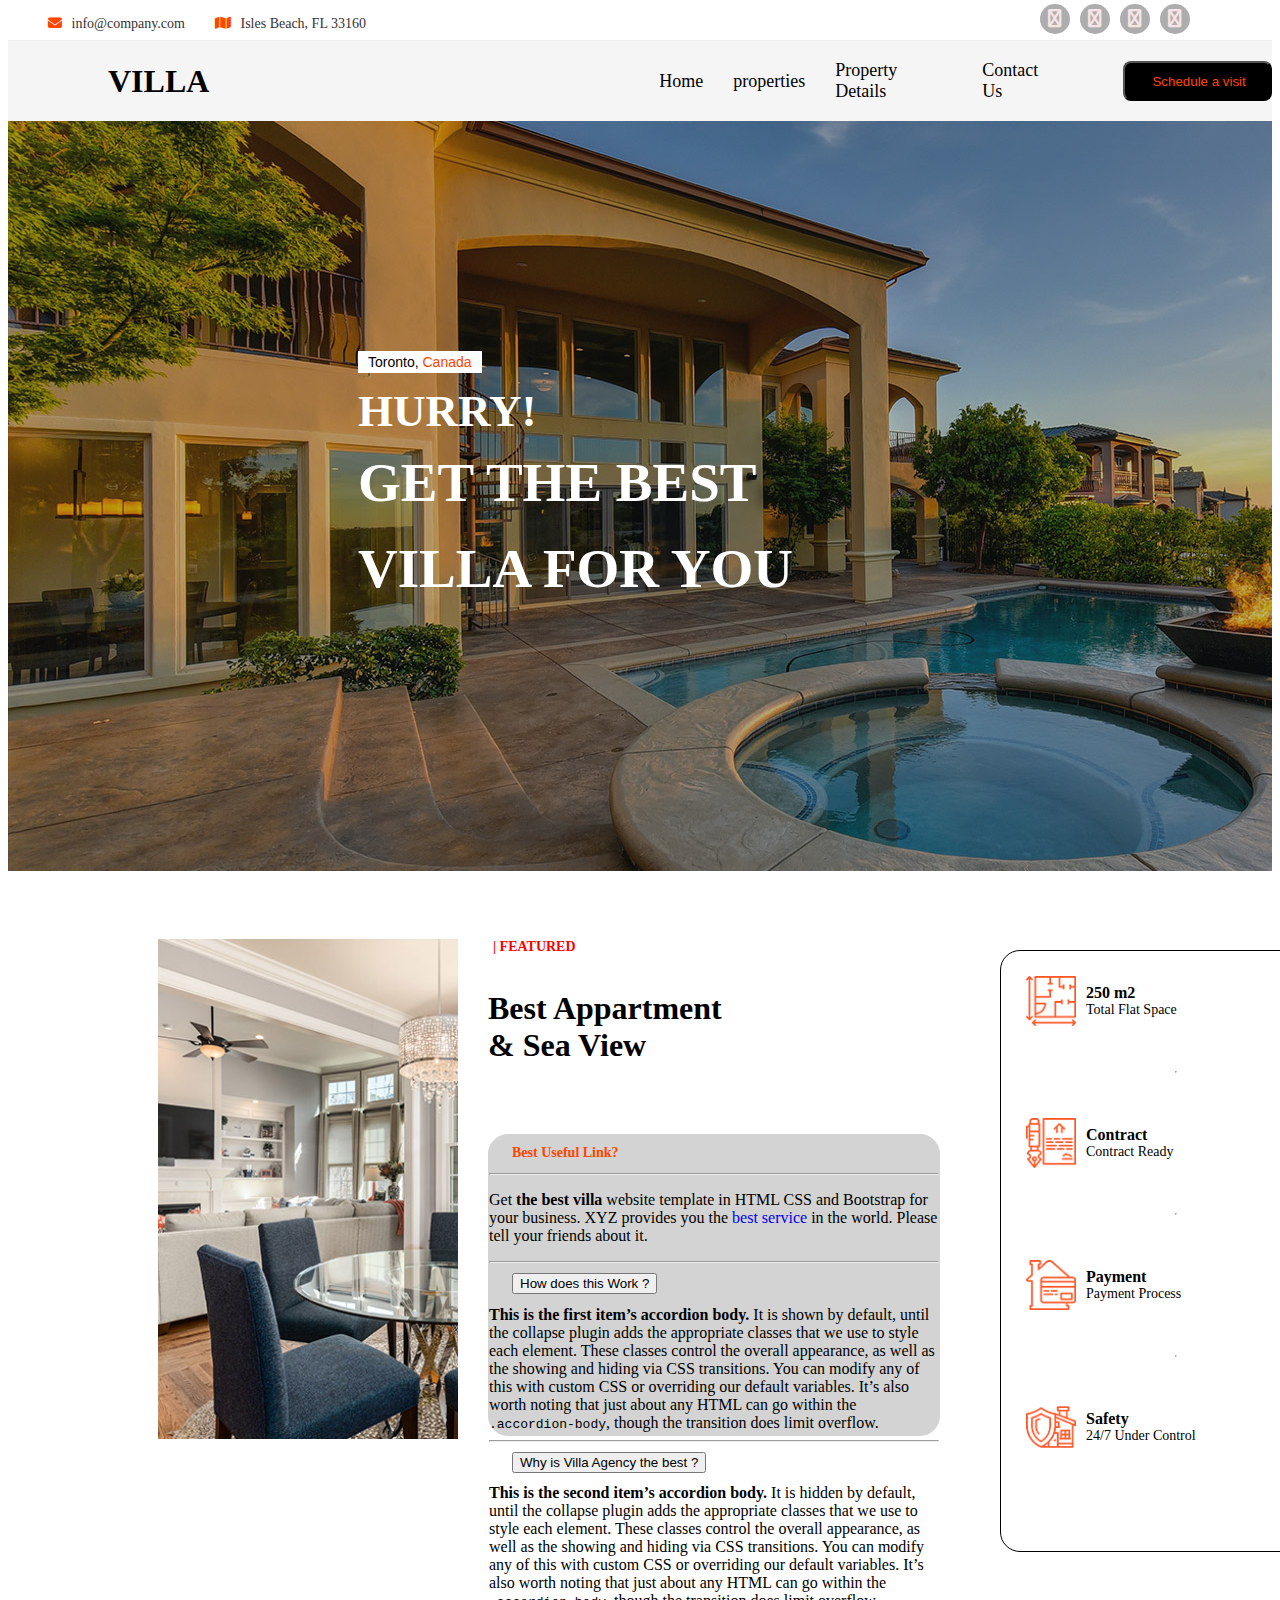
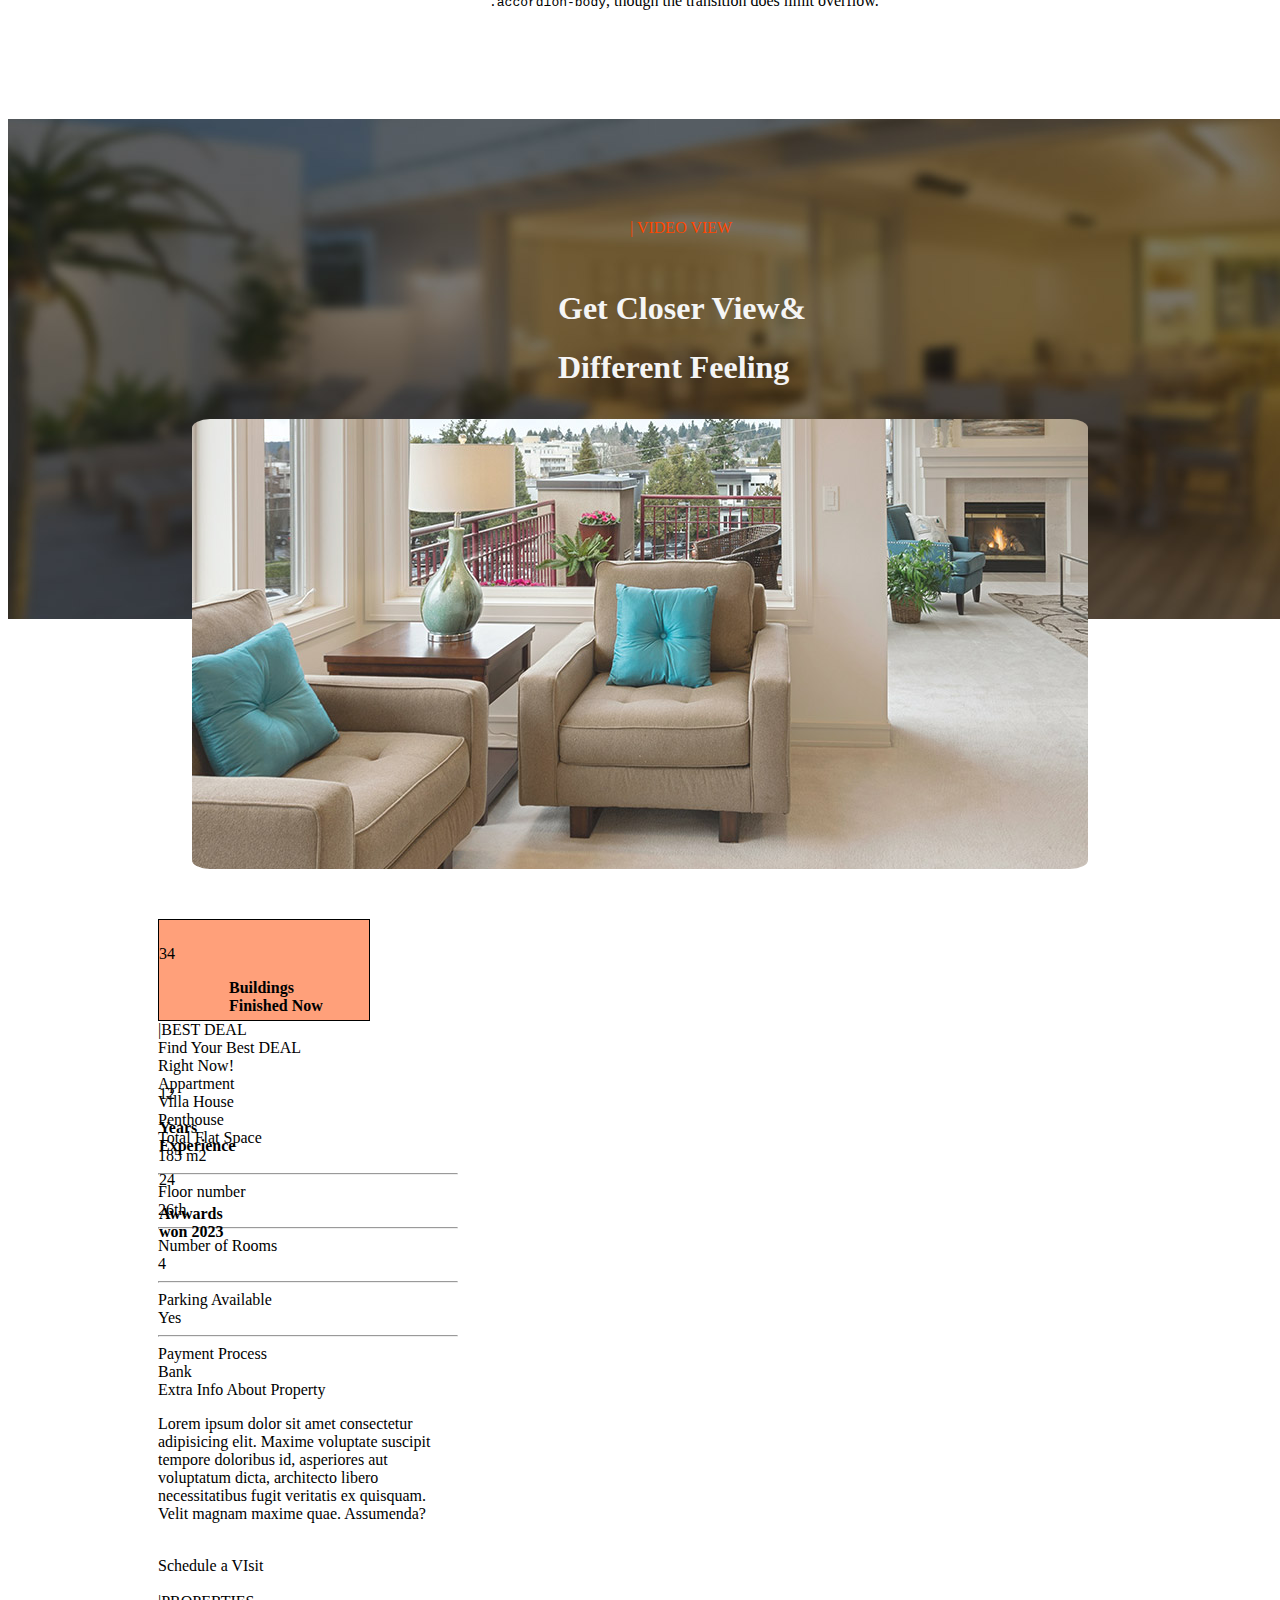
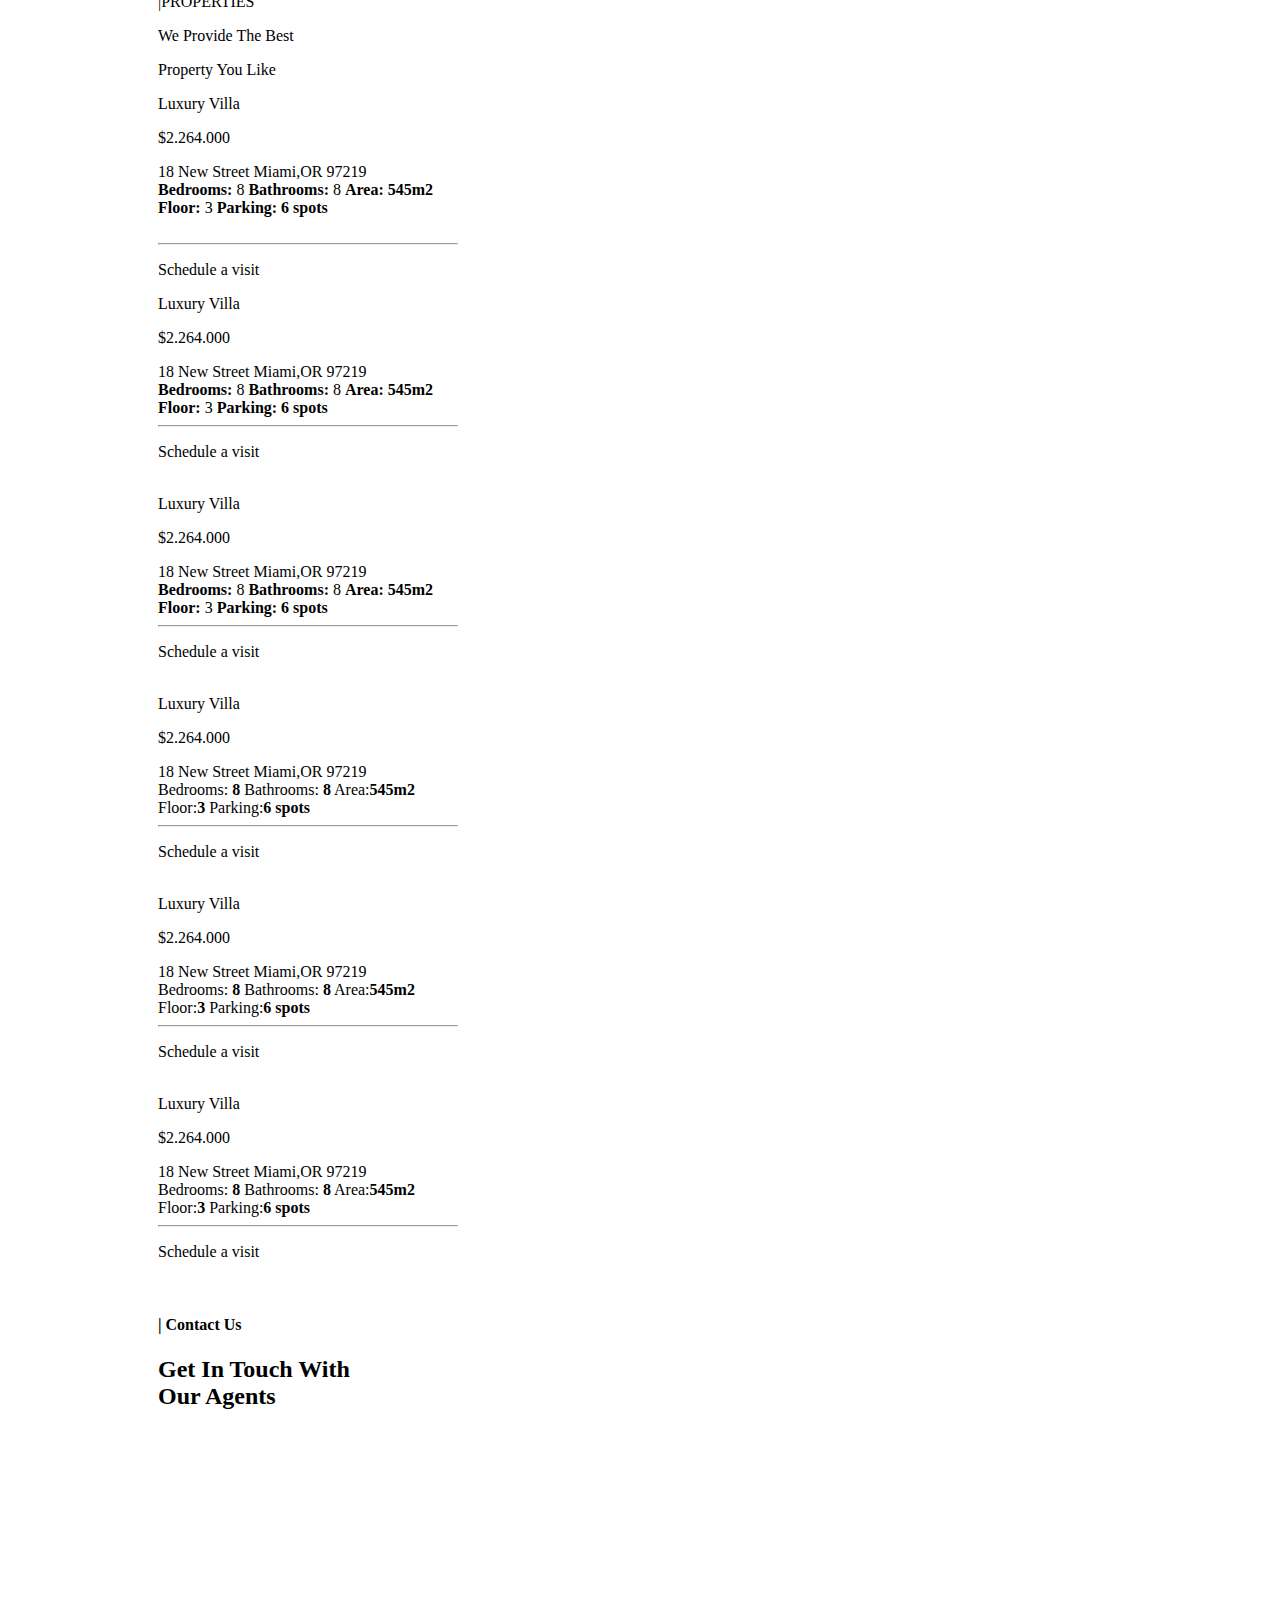
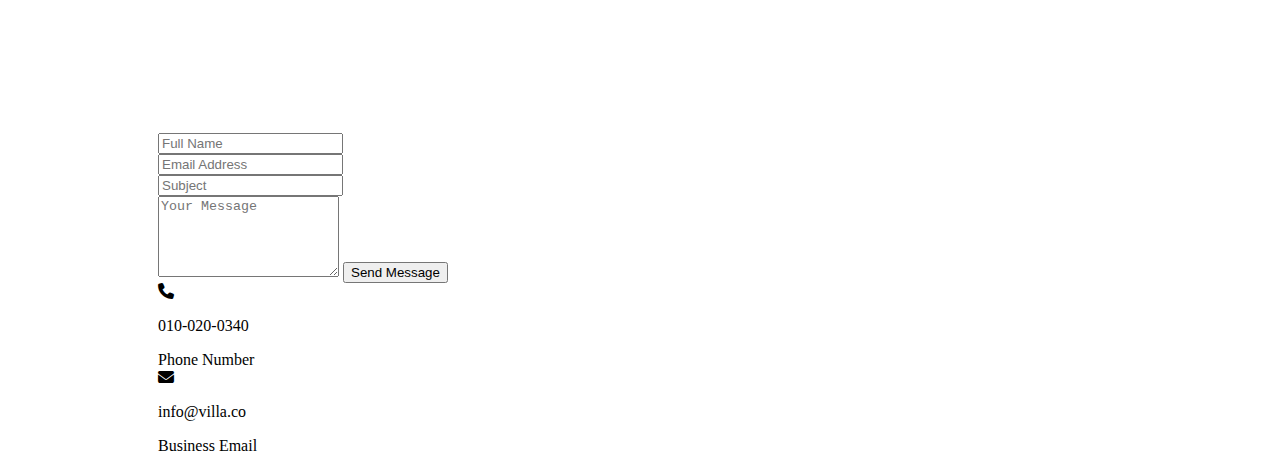
<file: index.html>
<!DOCTYPE html>
<html lang="en">

<head>
    <meta charset="UTF-8">
    <meta name="viewport" content="width=device-width, initial-scale=1.0">
    <title>Home page</title>
    <link rel="stylesheet" href="https://cdnjs.cloudflare.com/ajax/libs/font-awesome/4.7.0/css/font-awesome.css"
        integrity="sha512-5A8nwdMOWrSz20fDsjczgUidUBR8liPYU+WymTZP1lmY9G6Oc7HlZv156XqnsgNUzTyMefFTcsFH/tnJE/+xBg=="
        crossorigin="anonymous" referrerpolicy="no-referrer" />
    <link rel="stylesheet" href="./style.css">
    <link href="https://cdn.jsdelivr.net/npm/bootstrap@5.3.8/dist/css/bootstrap.min.css" rel="stylesheet"
        integrity="sha384-sRIl4kxILFvY47J16cr9ZwB07vP4J8+LH7qKQnuqkuIAvNWLzeN8tE5YBujZqJLB" crossorigin="anonymous">


</head>

<body>
    <nav>
        <div class="header">
            <!-- Left:  email + location -->
            <div class="left">
                <span><i class="fa fa-envelope"></i> info@company.com</span>
                <span><i class="fa fa-map aria-hidden=" true></i> Isles Beach, FL 33160</span>
            </div>

            <!-- Right: social icons -->
            <div class="icons-container">
                <ul class="icons">
                    <li><a href="#"><i class="fa fa-facebook-f"></i></a></li>
                    <li><a href="#"><i class="fa fa-twitter"></i></a></li>
                    <li><a href="#"><i class="fa fa-linkedin"></i></a></li>
                    <li><a href="#"><i class="fa fa-instagram"></i></a></li>
            </div>
        </div>
    </nav>
    <header>
        <h1>VILLA</h1>
        <nav>
            <ul>
                <li><a href="./index.html">Home</a></li>
                <li><a href="./propertys.html">properties</a></li>
                <li><a href="./propertydetails.html">Property Details</a></li>
                <li><a href="./contact.html">Contact Us</a></li>
                <div class="orange-circle">
                </div>
                <!-- <div class="Schedule">
                    <p>Schedule a visit</p>

                </div> -->
                <button style="border-radius:8px;height: 40px;width: 150px;background-color: black;color: orangered;"><i
                        class="fa fa-calendar-o" aria-hidden="true"></i> Schedule a visit </button>
            </ul>

        </nav>
    </header>
    <!-- images-->
    <div class="image-container">
        <p class="location-text">
            <span class="city-name">Toronto,</span>
            <span class="country-name">Canada</span>
        </p>
        <div class="font1">
            <p class="large-text">HURRY!</p>
        </div>
        <div class="font2">
            <p class="large-text">GET THE BEST</p>
        </div>
        <div class="font3">
            <p class="large-text">VILLA FOR YOU</p>
        </div>
    </div>
    <br>
    <div class="image2">
        <div class="box2">
            <!-- image text-->
            <div class="featured">| FEATURED</div>

            <h1>Best Appartment <br> & Sea View</h1>
            <!-- text 2-->
            <div class="rip">
                <h2>Best Useful Link?</h2>
                <hr>
                <div class="jp">
                    <p>
                        Get <strong>the best villa</strong> website template in HTML CSS and Bootstrap for your
                        business.
                        XYZ provides you the <a class="ap" href="#">best service</a> in the world. Please tell your
                        friends about
                        it.
                    </p>
                    <hr>
                    <!--text 3-->
                    <div class="accordion" id="accordionExample">
                        <div class="accordion-item">
                            <h2 class="accordion-header">
                                <button class="accordion-button" type="button" data-bs-toggle="collapse"
                                    data-bs-target="#collapseOne" aria-expanded="true" aria-controls="collapseOne">
                                    How does this Work ?
                                </button>
                            </h2>
                            <div id="collapseOne" class="accordion-collapse collapse show"
                                data-bs-parent="#accordionExample">
                                <div class="accordion-body">
                                    <strong>This is the first item’s accordion body.</strong> It is shown by default,
                                    until the
                                    collapse plugin adds the appropriate classes that we use to style each element.
                                    These classes
                                    control the overall appearance, as well as the showing and hiding via CSS
                                    transitions. You can
                                    modify any of this with custom CSS or overriding our default variables. It’s also
                                    worth noting
                                    that just about any HTML can go within the <code>.accordion-body</code>, though the
                                    transition
                                    does limit overflow.
                                </div>
                            </div>
                        </div>
                        <hr>
                        <div class="accordion-item">
                            <h2 class="accordion-header">
                                <button class="accordion-button collapsed" type="button" data-bs-toggle="collapse"
                                    data-bs-target="#collapseTwo" aria-expanded="false" aria-controls="collapseTwo">
                                    Why is Villa Agency the best ?
                                </button>
                            </h2>
                            <div id="collapseTwo" class="accordion-collapse collapse"
                                data-bs-parent="#accordionExample">
                                <div class="accordion-body">
                                    <strong>This is the second item’s accordion body.</strong> It is hidden by default,
                                    until the
                                    collapse plugin adds the appropriate classes that we use to style each element.
                                    These classes
                                    control the overall appearance, as well as the showing and hiding via CSS
                                    transitions. You can
                                    modify any of this with custom CSS or overriding our default variables. It’s also
                                    worth noting
                                    that just about any HTML can go within the <code>.accordion-body</code>, though the
                                    transition
                                    does limit overflow.
                                </div>
                            </div>
                        </div>

                    </div>

                </div>




            </div>


        </div>
        <!--row 3-->
        <!-- Featured Section -->
        <div class="listgrp">
            <div class="row-container">
                <div class="icon1"></div>
                <div class="text">
                    <h3>250 m2</h3>
                    <p>Total Flat Space</p>
                </div>
            </div>
            <hr>
            <div class="row-container">
                <div class="icon2"></div>
                <div class="text">
                    <h3>Contract</h3>
                    <p>Contract Ready</p>
                </div>
            </div>
            <hr>
            <div class="row-container">
                <div class="icon3"></div>
                <div class="text">
                    <h3>Payment</h3>
                    <p>Payment Process</p>
                </div>
            </div>
            <hr>
            <div class="row-container">
                <div class="icon4"></div>
                <div class="text">
                    <h3>Safety</h3>
                    <p>24/7 Under Control</p>
                </div>
            </div>

        </div>
        <!--blurred image-->
        <div class="blurred">
            <div class="qq">| VIDEO VIEW

            </div>
            <div class="rr">
                <h1>Get Closer View&</h1>
                <h1>Different Feeling</h1>

            </div>
            <div class="uu">

            </div>
        </div>
        <!--tabel-->
        <div class="og">
            <div class="og1">
                <p>34</p>
                <div class="og2">
                    <b>Buildings</b>
                    <br>
                    <b>Finished Now</b>
                </div>
                <div class="og3">

                </div>

            </div>
            <!--tabel 2-->
            <div class="og4">
                <div class="og5">
                    <p>12</p>
                    <div class="og6">
                        <b>Years</b>
                        <br>
                        <b>Experience</b>

                    </div>
                    <div class="og7">

                    </div>

                </div>

            </div>
            <!--tabel3-->
            <div class="og8">
                <div class="og9">
                    <p>24</p>
                    <div class="og10">
                        <b>Awwards</b>
                        <br>
                        <b>won 2023</b>

                    </div>
                    <div class="og11">


                    </div>


                </div>




            </div>




        </div>
        <!--next form-->
        <div class="pt">
            <div class="pt1">
                |BEST DEAL
            </div>
            <div class="pt2">
                Find Your Best DEAL
                <br>
                Right Now!

            </div>
            <div class="pt3">
                <div class="pt4">Appartment</div>

            </div>
            <div class="pt5">
                <div class="pt6">
                    Villa House
                </div>
            </div>
            <div class="pt7">
                <div class="pt8">
                    Penthouse

                </div>

            </div>
            <!--tabel list-->
            <div class="at">
                <div class="at1">
                    Total Flat Space

                </div>
                <div class="at2">
                    185 m2

                </div>



                <hr>
                <div class="at3">
                    Floor number

                </div>
                <div class="at4">
                    26th

                </div>



                <hr>
                <div class="at5">
                    Number of Rooms

                </div>
                <div class="at6">
                    4

                </div>


                <hr>
                <div class="at7">
                    Parking Available

                </div>
                <div class="at8">
                    Yes

                </div>

                <hr>
                <div class="at9">
                    Payment Process

                </div>
                <div class="at10">
                    Bank

                </div>
                <!--image-->

                <div class="rf">

                </div>
                <!--text-->
                <div class="rf1">
                    <span>Extra Info About Property</span>
                    <div class="rf2">
                        <P>Lorem ipsum dolor sit amet consectetur adipisicing elit. Maxime voluptate suscipit tempore
                            doloribus id, asperiores aut voluptatum dicta, architecto libero necessitatibus fugit
                            veritatis
                            ex quisquam. Velit magnam maxime quae. Assumenda?</P>
                    </div>


                </div>
                <br>
                <div class="rf2">


                </div>
                <!--button-->
                <div class="rf3">
                    <div class="rf4">
                        Schedule a VIsit

                    </div>
                    <div class="rf5">
                        <i class="fa fa-calendar-o" aria-hidden="true"></i>

                    </div>
                    <div class="rf6">

                    </div>
                </div>








            </div>
















        </div>
        <!--lfeknveibvhf-->

        <div class="prop">
            <span>|PROPERTIES</span>
        </div>
        <div class="prop-txt">
            <p>We Provide The Best</p>
            <p>Property You Like</p>
        </div>
        <div class="pty-inf">
            <div class="prop-grid">
                <div class="prop-card3">
                    <div class="prop-img1"></div>
                    <div class="lux-box">
                        <span>Luxury Villa</span>
                        <p>$2.264.000</p>
                    </div>
                    <div class="pty-title">
                        <span>18 New Street Miami,OR 97219</span>
                    </div>
                    <div class="pty-details">
                        <span><strong>Bedrooms:</strong> 8</span>
                        <span><strong>Bathrooms:</strong> 8</span>
                        <span><strong>Area:</strong> <strong>545m2</strong></span>
                        <span><strong>Floor:</strong> 3</span>
                        <span><strong>Parking:</strong> <strong>6 spots</strong></span>
                    </div>

                    <br>
                    <hr class="divider">
                    <div class="sche-btn">
                        <p>Schedule a visit</p>
                    </div>
                </div>


            </div>
            <div class="prop-card1">
                <div class="prop-img3"></div>
                <div class="lux-box">
                    <span>Luxury Villa</span>
                    <p>$2.264.000</p>
                </div>
                <div class="pty-title">
                    <span>18 New Street Miami,OR 97219</span>
                </div>
                <div class="pty-details">
                    <span><strong>Bedrooms:</strong> 8</span>
                    <span><strong>Bathrooms:</strong> 8</span>
                    <span><strong>Area:</strong> <strong>545m2</strong></span>
                    <span><strong>Floor:</strong> 3</span>
                    <span><strong>Parking:</strong> <strong>6 spots</strong></span>
                </div>
                <hr class="divider">
                <div class="sche-btn">
                    <p>Schedule a visit</p>
                </div>
                          
            </div>
            <div class="prop-card10">
                <div class="prop-img30"></div>
                <div class="lux-box">
                    <span>Luxury Villa</span>
                    <p>$2.264.000</p>
                </div>
                <div class="pty-title">
                    <span>18 New Street Miami,OR 97219</span>
                </div>
                <div class="pty-details">
                    <span><strong>Bedrooms:</strong> 8</span>
                    <span><strong>Bathrooms:</strong> 8</span>
                    <span><strong>Area:</strong> <strong>545m2</strong></span>
                    <span><strong>Floor:</strong> 3</span>
                    <span><strong>Parking:</strong> <strong>6 spots</strong></span>
                </div>
                <hr class="divider">
                <div class="sche-btn">
                    <p>Schedule a visit</p>
                </div>
                          
            </div>
            <div class="prop-card20">
                <div class="prop-img69"></div>
                <div class="lux-box">
                    <span>Luxury Villa</span>
                    <p>$2.264.000</p>
                </div>
                <div class="pty-title">
                    <span>18 New Street Miami,OR 97219</span>
                </div>
                <div class="pty-details">
                    <span>Bedrooms: <strong>8</strong></span>
                    <span>Bathrooms: <strong>8</strong></span>
                    <span>Area:<strong>545m2</strong></span>
                    <span>Floor:<strong>3</strong></span>
                    <span>Parking:<strong>6 spots</strong></span>
                </div>
                <hr class="divider">
                <div class="sche-btn">
                    <p>Schedule a visit</p>
                </div>
                          
            </div>
            <div class="prop-card12">
                <div class="prop-img99"></div>
                <div class="lux-box">
                    <span>Luxury Villa</span>
                    <p>$2.264.000</p>
                </div>
                <div class="pty-title">
                    <span>18 New Street Miami,OR 97219</span>
                </div>
                <div class="pty-details">
                    <span>Bedrooms: <strong>8</strong></span>
                    <span>Bathrooms: <strong>8</strong></span>
                    <span>Area:<strong>545m2</strong></span>
                    <span>Floor:<strong>3</strong></span>
                    <span>Parking:<strong>6 spots</strong></span>
                </div>
                <hr class="divider">
                <div class="sche-btn">
                    <p>Schedule a visit</p>
                </div>
                          
            </div>
            <div class="prop-card120">
                <div class="prop-img990"></div>
                <div class="lux-box">
                    <span>Luxury Villa</span>
                    <p>$2.264.000</p>
                </div>
                <div class="pty-title">
                    <span>18 New Street Miami,OR 97219</span>
                </div>
                <div class="pty-details">
                    <span>Bedrooms: <strong>8</strong></span>
                    <span>Bathrooms: <strong>8</strong></span>
                    <span>Area:<strong>545m2</strong></span>
                    <span>Floor:<strong>3</strong></span>
                    <span>Parking:<strong>6 spots</strong></span>
                </div>
                <hr class="divider">
                <div class="sche-btn">
                    <p>Schedule a visit</p>
                </div>
                          
            </div>
            <!DOCTYPE html>
            <html lang="en">

            <head>
                <meta charset="UTF-8">
                <meta name="viewport" content="width=device-width, initial-scale=1.0">
                <title>Contact Us</title>
                <link rel="stylesheet" href="style.css">
                <link rel="stylesheet" href="https://cdnjs.cloudflare.com/ajax/libs/font-awesome/6.4.0/css/all.min.css">
            </head>

            <body>
                <section class="contact-section">
                    <div class="overlay"></div>
                    <div class="container">
                        <h4 class="sub-heading">| Contact Us</h4>
                        <h2 class="main-heading">Get In Touch With<br>Our Agents</h2>

                        <div class="contact-container">
                            <!-- Map -->
                            <div class="map">
                                <iframe
                                    src="https://www.google.com/maps/embed?pb=!1m18!1m12!1m3!1d3587.586245397423!2d-80.125!3d25.950!2m3!1f0!2f0!3f0!3m2!1i1024!2i768!4f13.1!3m3!1m2!1s0x88d9acbcb1c0e7e5%3A0x4d97daff6bdef8ad!2sSunny%20Isles%20Beach!5e0!3m2!1sen!2sus!4v169485978"
                                    width="100%" height="300" style="border:0;" allowfullscreen=""
                                    loading="lazy"></iframe>
                            </div>

                            <!-- Contact Form -->
                            <div class="contact-form">
                                <form>
                                    <input type="text" placeholder="Full Name" required>
                                    <input type="email" placeholder="Email Address" required>
                                    <input type="text" placeholder="Subject" required>
                                    <textarea placeholder="Your Message" rows="5" required></textarea>
                                    <button type="submit">Send Message</button>
                                </form>
                            </div>
                        </div>

                        <!-- Contact Info -->
                        <div class="contact-info">
                            <div class="info-card">
                                <i class="fa fa-phone"></i>
                                <p>010-020-0340</p>
                                <span>Phone Number</span>
                            </div>
                            <div class="info-card">
                                <i class="fa fa-envelope"></i>
                                <p>info@villa.co</p>
                                <span>Business Email</span>
                            </div>
                        </div>
                    </div>
                </section>
            </body>

            </html>

















            <script src="https://cdn.jsdelivr.net/npm/bootstrap@5.3.8/dist/js/bootstrap.bundle.min.js"
                integrity="sha384-FKyoEForCGlyvwx9Hj09JcYn3nv7wiPVlz7YYwJrWVcXK/BmnVDxM+D2scQbITxI"
                crossorigin="anonymous">
                </script>
</body>

</html>
</file>
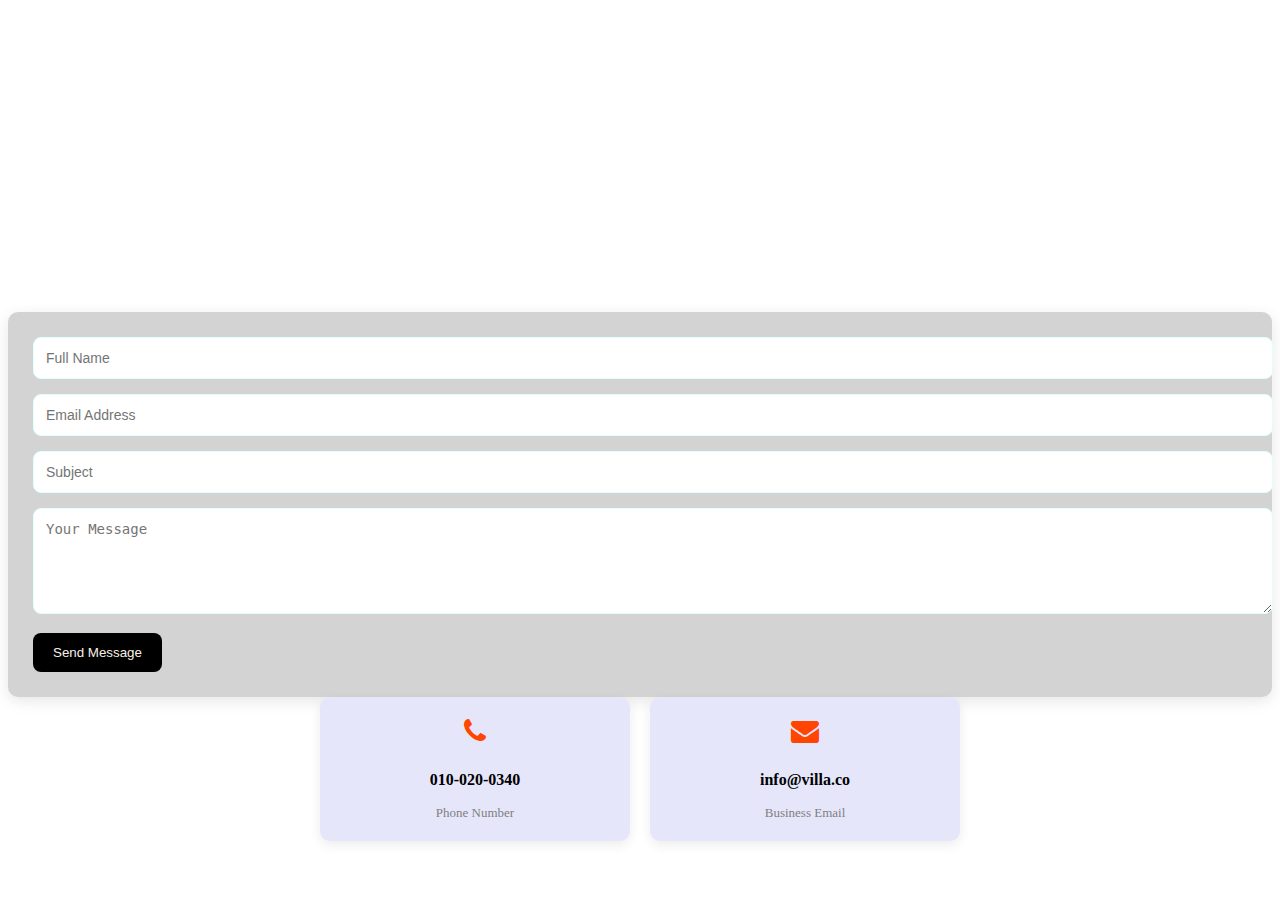
<file: contact.html>
<!DOCTYPE html>
<html lang="en">

<head>
    <meta charset="UTF-8">
    <meta name="viewport" content="width=device-width, initial-scale=1.0">
    <title>Contact</title>
    <link rel="stylesheet" href="stylecont.css">
    <link rel="stylesheet" href="https://cdnjs.cloudflare.com/ajax/libs/font-awesome/4.7.0/css/font-awesome.css"
        integrity="sha512-5A8nwdMOWrSz20fDsjczgUidUBR8liPYU+WymTZP1lmY9G6Oc7HlZv156XqnsgNUzTyMefFTcsFH/tnJE/+xBg=="
        crossorigin="anonymous" referrerpolicy="no-referrer" />
        <link href="https://cdn.jsdelivr.net/npm/bootstrap@5.3.8/dist/css/bootstrap.min.css" rel="stylesheet"
        integrity="sha384-sRIl4kxILFvY47J16cr9ZwB07vP4J8+LH7qKQnuqkuIAvNWLzeN8tE5YBujZqJLB" crossorigin="anonymous">
</head>

<body>
    <div class="map">
        <iframe
            src="https://www.google.com/maps/embed?pb=!1m18!1m12!1m3!1d3587.586245397423!2d-80.125!3d25.950!2m3!1f0!2f0!3f0!3m2!1i1024!2i768!4f13.1!3m3!1m2!1s0x88d9acbcb1c0e7e5%3A0x4d97daff6bdef8ad!2sSunny%20Isles%20Beach!5e0!3m2!1sen!2sus!4v169485978"
            width="100%" height="300" style="border:0;" allowfullscreen="" loading="lazy"></iframe>
    </div>

    <!-- Contact Form -->
    <div class="contact-form">
        <form>
            <input type="text" placeholder="Full Name" required>
            <input type="email" placeholder="Email Address" required>
            <input type="text" placeholder="Subject" required>
            <textarea placeholder="Your Message" rows="5" required></textarea>
            <button type="submit">Send Message</button>
        </form>
    </div>
    </div>

    <!-- Contact Info -->
    <div class="contact-info">
        <div class="info-card">
            <i class="fa fa-phone"></i>
            <p>010-020-0340</p>
            <span>Phone Number</span>
        </div>
        <div class="info-card">
            <i class="fa fa-envelope"></i>
            <p>info@villa.co</p>
            <span>Business Email</span>
        </div>
    </div>
    </div>
    </section>
</body>

















</body>

</html>
</file>
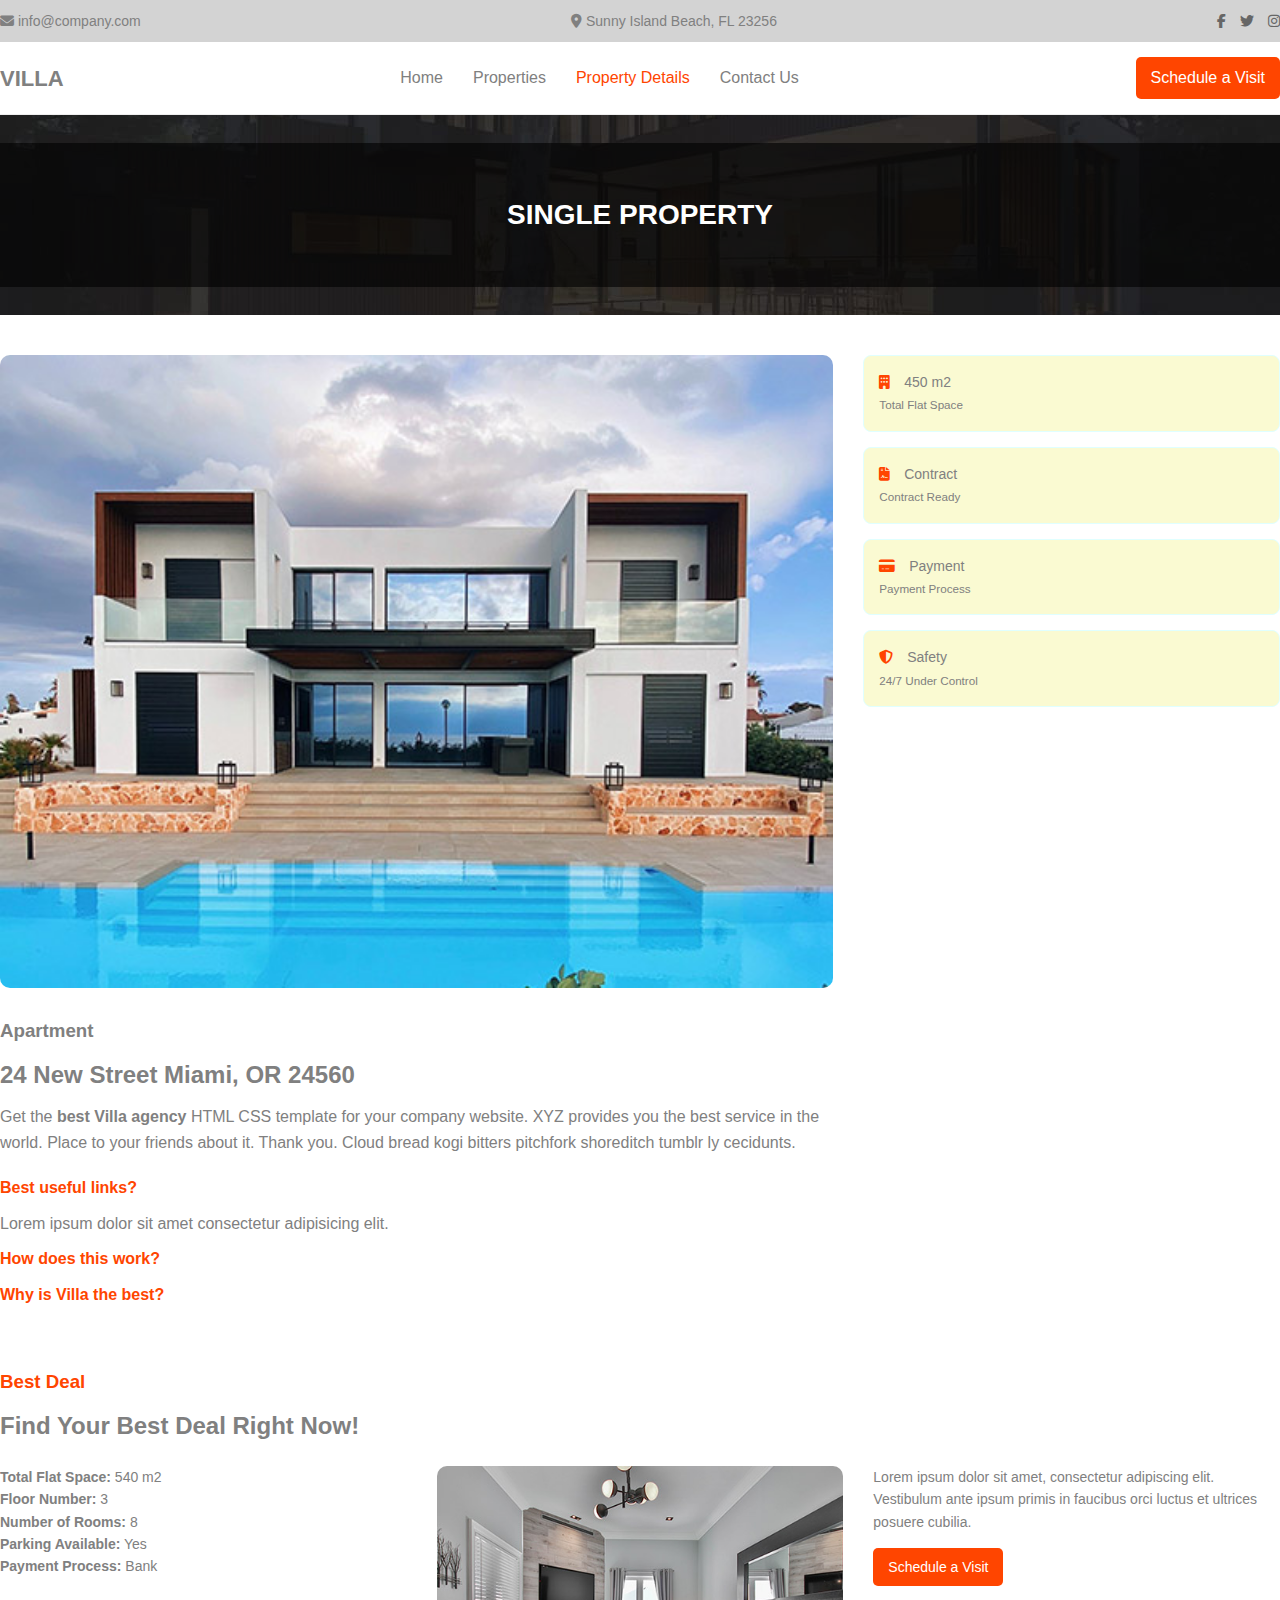
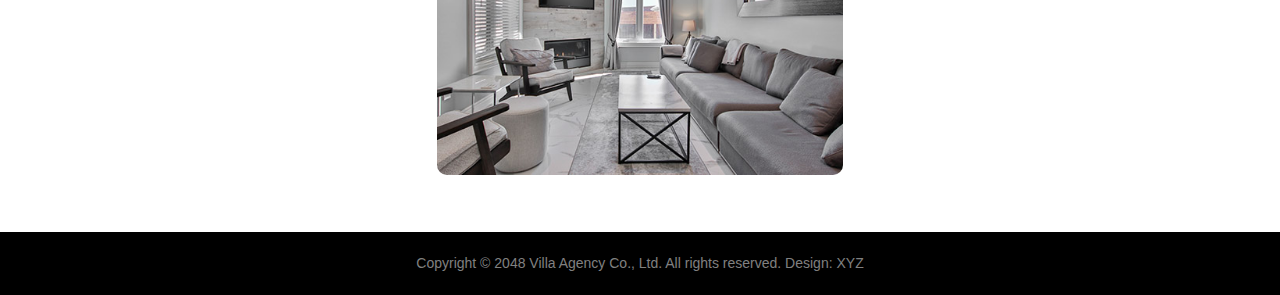
<file: propertydetails.html>
<!DOCTYPE html>
<html lang="en">
<head>
  <meta charset="UTF-8">
  <meta name="viewport" content="width=device-width, initial-scale=1.0">
  <title>Villa Property Details</title>
  <link rel="stylesheet" href="./stylepropertyd.css">
  <link rel="stylesheet" href="https://cdnjs.cloudflare.com/ajax/libs/font-awesome/6.4.0/css/all.min.css">
</head>
<body>
  <!-- Top Bar -->
  <header class="top-bar">
    <div class="container">
      <span><i class="fa fa-envelope"></i> info@company.com</span>
      <span><i class="fa fa-map-marker-alt"></i> Sunny Island Beach, FL 23256</span>
      <div class="socials">
        <i class="fab fa-facebook-f"></i>
        <i class="fab fa-twitter"></i>
        <i class="fab fa-instagram"></i>
      </div>
    </div>
  </header>

  <!-- Navbar -->
  <nav class="navbar">
    <div class="container">
      <h2 class="logo">VILLA</h2>
      <ul class="menu">
        <li><a href="#">Home</a></li>
        <li><a href="#">Properties</a></li>
        <li><a href="#" class="active">Property Details</a></li>
        <li><a href="#">Contact Us</a></li>
      </ul>
      <a href="#" class="btn">Schedule a Visit</a>
    </div>
  </nav>

  <!-- Hero Section -->
  <section class="hero">
    <div class="overlay">
      <h1>SINGLE PROPERTY</h1>
    </div>
  </section>

  <!-- Property Details -->
  <section class="property container">
    <div class="main">
      <img src="./assets/deal-03.jpg" alt="Villa">
      <h3>Apartment</h3>
      <h2>24 New Street Miami, OR 24560</h2>
      <p>
        Get the <b>best Villa agency</b> HTML CSS template for your company website. 
        XYZ provides you the best service in the world. Place to your friends about it. 
        Thank you. Cloud bread kogi bitters pitchfork shoreditch tumblr ly cecidunts.
      </p>
      <div class="faq">
        <h4>Best useful links?</h4>
        <p>Lorem ipsum dolor sit amet consectetur adipisicing elit.</p>
        <h4>How does this work?</h4>
        <h4>Why is Villa the best?</h4>
      </div>
    </div>
    <aside class="sidebar">
      <div class="card"><i class="fa fa-building"></i> 450 m2 <br><small>Total Flat Space</small></div>
      <div class="card"><i class="fa fa-file-contract"></i> Contract <br><small>Contract Ready</small></div>
      <div class="card"><i class="fa fa-credit-card"></i> Payment <br><small>Payment Process</small></div>
      <div class="card"><i class="fa fa-shield-alt"></i> Safety <br><small>24/7 Under Control</small></div>
    </aside>
  </section>

  <!-- Best Deal Section -->
  <section class="deal container">
    <h3>Best Deal</h3>
    <h2>Find Your Best Deal Right Now!</h2>
    <div class="deal-grid">
      <div class="info">
        <p><b>Total Flat Space:</b> 540 m2</p>
        <p><b>Floor Number:</b> 3</p>
        <p><b>Number of Rooms:</b> 8</p>
        <p><b>Parking Available:</b> Yes</p>
        <p><b>Payment Process:</b> Bank</p>
      </div>
      <div class="image">
        <img src="./assets/deal-01.jpg" alt="Room">
      </div>
      <div class="text">
        <p>Lorem ipsum dolor sit amet, consectetur adipiscing elit. 
        Vestibulum ante ipsum primis in faucibus orci luctus et ultrices posuere cubilia.</p>
        <a href="#" class="btn">Schedule a Visit</a>
      </div>
    </div>
  </section>

  <!-- Footer -->
  <footer>
    <p>Copyright © 2048 Villa Agency Co., Ltd. All rights reserved. Design: XYZ</p>
  </footer>
</body>
</html>
</file>
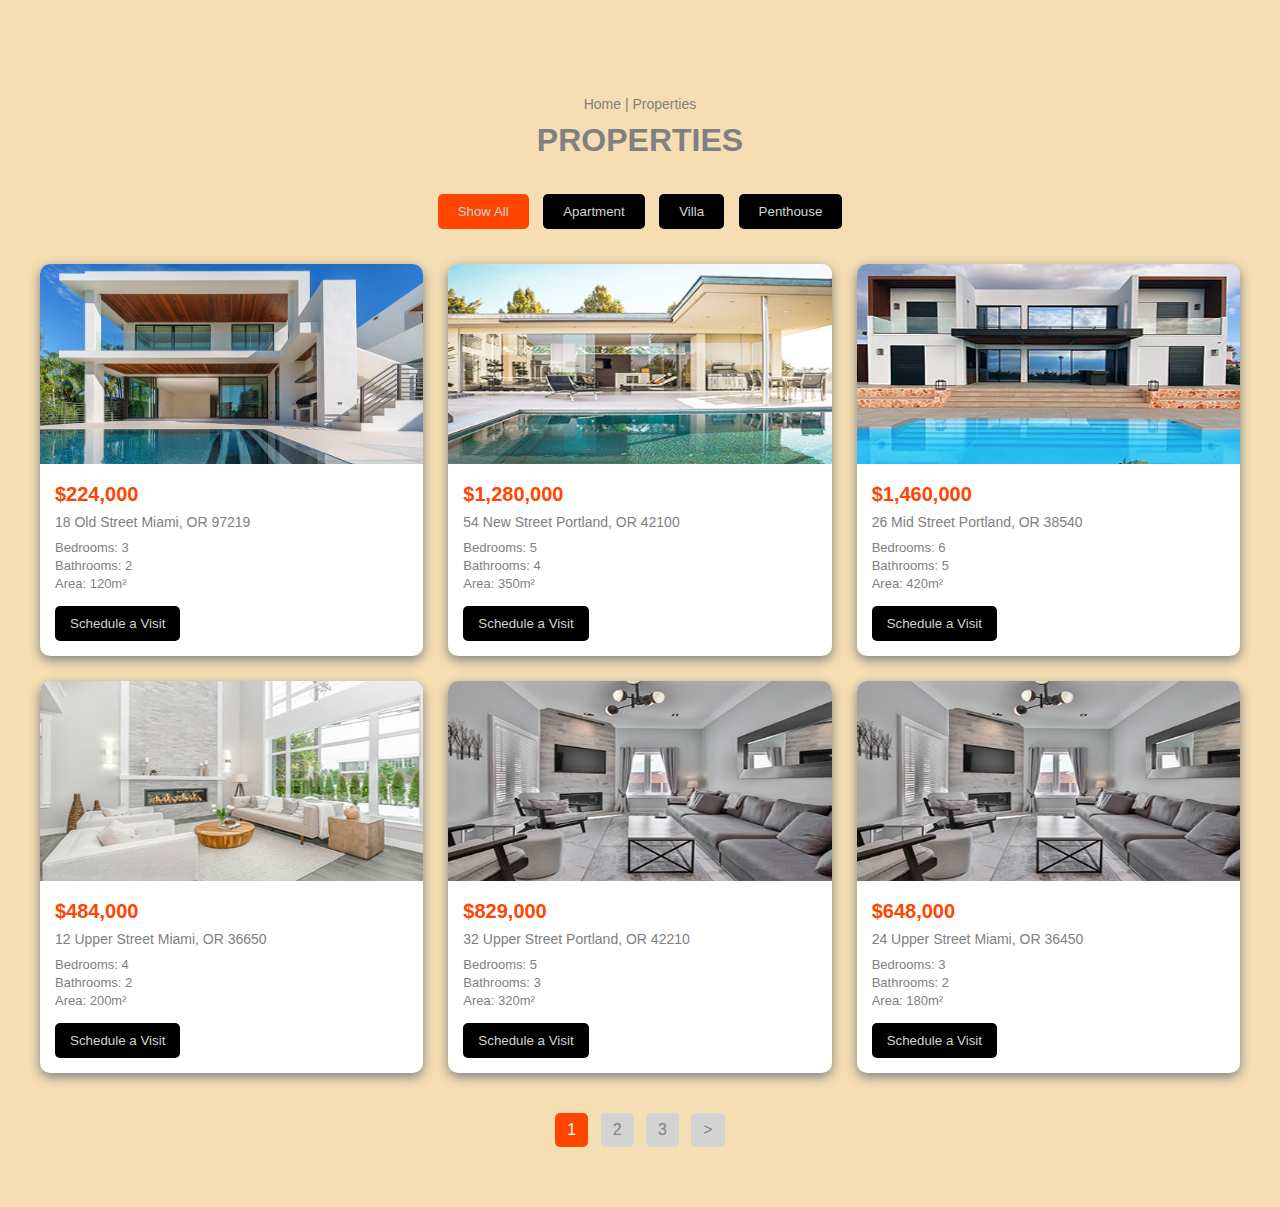
<file: propertys.html>
<!DOCTYPE html>
<html lang="en">

<head>
    <meta charset="UTF-8">
    <meta name="viewport" content="width=device-width, initial-scale=1.0">
    <title>Propertys</title>
    <link rel="stylesheet" href="stylepro.css">
</head>

<body>
    <br>
    <br>
    <section class="properties-section">
        <div class="container">
            <!-- Breadcrumbs -->
            <p class="breadcrumbs">Home | Properties</p>
            <h2 class="title">PROPERTIES</h2>

            <!-- Filter Buttons -->
            <div class="filter-buttons">
                <button class="active">Show All</button>
                <button>Apartment</button>
                <button>Villa</button>
                <button>Penthouse</button>
            </div>

            <!-- Properties Grid -->
            <div class="properties-grid">
                <!-- Card 1 -->
                <div class="property-card">
                    <img src="./assets/single-property.jpg">
                    <div class="property-info">
                        <h3>$224,000</h3>
                        <p>18 Old Street Miami, OR 97219</p>
                        <ul>
                            <li>Bedrooms: 3</li>
                            <li>Bathrooms: 2</li>
                            <li>Area: 120m²</li>
                        </ul>
                        <button>Schedule a Visit</button>
                    </div>
                </div>

                <!-- Card 2 -->
                <div class="property-card">
                    <img src="./assets/property-02.jpg">
                    <div class="property-info">
                        <h3>$1,280,000</h3>
                        <p>54 New Street Portland, OR 42100</p>
                        <ul>
                            <li>Bedrooms: 5</li>
                            <li>Bathrooms: 4</li>
                            <li>Area: 350m²</li>
                        </ul>
                        <button>Schedule a Visit</button>
                    </div>
                </div>

                <!-- Card 3 -->
                <div class="property-card">
                    <img src="./assets/property-03.jpg">
                    <div class="property-info">
                        <h3>$1,460,000</h3>
                        <p>26 Mid Street Portland, OR 38540</p>
                        <ul>
                            <li>Bedrooms: 6</li>
                            <li>Bathrooms: 5</li>
                            <li>Area: 420m²</li>
                        </ul>
                        <button>Schedule a Visit</button>
                    </div>
                </div>

                <!-- More cards (duplicate structure) -->
                <div class="property-card">
                    <img src="./assets/property-04.jpg">
                    <div class="property-info">
                        <h3>$484,000</h3>
                        <p>12 Upper Street Miami, OR 36650</p>
                        <ul>
                            <li>Bedrooms: 4</li>
                            <li>Bathrooms: 2</li>
                            <li>Area: 200m²</li>
                        </ul>
                        <button>Schedule a Visit</button>
                    </div>
                </div>

                <div class="property-card">
                    <img src="./assets/property-05.jpg">
                    <div class="property-info">
                        <h3>$829,000</h3>
                        <p>32 Upper Street Portland, OR 42210</p>
                        <ul>
                            <li>Bedrooms: 5</li>
                            <li>Bathrooms: 3</li>
                            <li>Area: 320m²</li>
                        </ul>
                        <button>Schedule a Visit</button>
                    </div>
                </div>

                <div class="property-card">
                    <img src="./assets/property-05.jpg" >
                    <div class="property-info">
                        <h3>$648,000</h3>
                        <p>24 Upper Street Miami, OR 36450</p>
                        <ul>
                            <li>Bedrooms: 3</li>
                            <li>Bathrooms: 2</li>
                            <li>Area: 180m²</li>
                        </ul>
                        <button>Schedule a Visit</button>
                    </div>
                </div>
            </div>

            <!-- Pagination -->
            <div class="pagination">
                <span class="active">1</span>
                <span>2</span>
                <span>3</span>
                <span>&gt;</span>
            </div>
        </div>
    </section>
</body>

</html>

</body>

</html>
</file>
<file: style.css>
.header {
  background: #fff;
  padding: 8px 40px;
  font-size: 14px;
  display: flex;
  justify-content: space-between; 
  align-items: center;
  border-bottom: 1px solid #eee;
  
}

.header .left {
  display: flex;
  gap: 30px;   
}

.header .left span {
  color: #333;
}

.header .left i {
  color: orangered;
  margin-right: 6px;
}

.icons-container {
  position: absolute; 
    top: 4px;         
  right: 90px;       
}

.icons {
  display: flex;         
  list-style: none;      
  padding: 0;
  margin: 0;
  gap: 10px;             
}

.icons li a {
  display: flex;
  align-items: center;
  justify-content: center;
  width: 30px;           
  height: 30px;          
  background-color: #aeadad; 
  color: #f6e4e4;          
  border-radius: 50%;    
  text-decoration: none; 
   
}

.icons li a:hover {
  background-color: #ddd; 
}
header{
    border:1px solid lightgray;
    border: hidden;
    height: 80px;
    background-color: whitesmoke;
    color: black;
    display: flex;
    align-items: center;
    justify-content: space-around;
}
nav {
  width: 100%;
}
header h1{
  margin-left: 100px;
}

nav ul {
  display: flex;
  justify-content: flex-start; 
  align-items: center;
  list-style: none;
  margin: 0;
  padding: 0;
  gap: 30px; 
  margin-left: 450px;
}

nav ul li a {
  text-decoration: none;
  color: black;
  font-size: 18px;
  font-weight: 500;
  display: inline-block;
  transition: color 0.3s ease;
}

nav ul li a:hover {
  color: orangered;
}


.calendar-icon {
    color: white; 
    font-size: 20px; 
}


.image-container{
  background-image: url(./images/banner-01.jpg);
  height: 750px;
}
.location-text {
  margin-top:230px;
  margin-left: 350px;
    font-family: sans-serif; 
    font-size: 14px;
    font-weight: 500px;
    color: white; 
    background-color: white;
    padding: 3px 10px; 
    display: inline-block;
}

.city-name {
    color: black; 
}

.country-name {
    color:orangered; 
}
.font1{
  font-size:45px;
  color: white;
  font-weight: 800;
  margin-left: 350px;
  top:50%;
  transform: translateY(-90%);
  margin-top: 40px;
}
.font2{
  font-size:55px;
  color: white;
  font-weight: 800;
  margin-left:350px;
  top:40%;
  transform: translateY(-140%);
  margin-top: 40px;

}
.font3{
  font-size:55px;
  color: white;
  font-weight: 800;
  margin-left:350px;
  top:30%;
  transform: translateY(-190%);
  margin-top: 30px;

}

.image2{
  height: 500px;
  width:300px;
  background-image: url("./images/featured.jpg");
  background-size: cover;
  margin-top: 50px;
  margin-left:150px;
}
.box2{
border: 1px solid black;
height:180px;
width:650px;
margin-left:330px;
border: hidden;

}
.feat{
  font-size: 14px;
  color: orangered;
  font-weight: 800;
}
.sea{
  font-size: 50px;
  color: black;
  font-weight: 700;
  margin-top: 20px;
  font-family: 'Times New Roman', Times, serif;
  
  
}
.featured{
  height:30px;
  width:110px;
  margin-top:20px;
  font-size: 14px;
  font-weight: 800;
  margin-left: 5px;
  color:red;
}
.sea{
  height:30px;
  width:110px;
  margin-bottom:60px;
  font-size: 24px;
  font-weight: 800px;
  left: 650px;
  color:black;
}

.rip h2{
  color: orangered;
  font-size: 14px;
  font-weight: 50px;
  margin-left: 23px;
  margin-top: 10px;
}
.pl{
  text-decoration: none;
}
.rip{
  border: 1px solid lightgray  ;
  height: 300px;
  width: 450px;
  margin-top: 70px;
  border-radius: 20px;
  background-color: lightgrey;
  
}
.ap{
  text-decoration: none;
}
nav :hover{
  color: orangered;
}
div ul{
  margin-left: 850px;
}
.row{
  width: 350px;
  box-shadow: 1px black;
}
.row {
 left: 1000px;
 border: 1px solid;
 height: 300px;
 position: absolute;
 bottom: -700px;
 box-shadow: black;
 width: 300px;
 border-radius: 30px;

}
.listgrp {
  border: 1px solid black;
  width: 300px;
  height: 550px;
  border-radius: 20px;
  position: absolute;
  right: 70px;
  top: 950px;
  display: flex;
  left: 1000px;
  flex-direction: column;
  gap: 37px;
  padding: 25px;


}

.row-container {
  display: flex;
  flex-direction: row;
  align-items: center;
  gap: 10px;
}

.icon1,.icon2,.icon3,.icon4 {
  width: 50px;
  height: 50px;
  background-size: contain;
  background-repeat: no-repeat;
  background-position: center;
}

.icon1 {
  background-image: url("./images/info-icon-01.png")
}

.icon2 {
  background-image: url("./images/info-icon-02.png")
}

.icon3 {
  background-image: url("./images/info-icon-03.png")
}

.icon4 {
  background-image: url("./images/info-icon-04.png")
}

.text h3 {
  margin: 0;
  font-size: 16px;
}

.text p {
  margin: 0;
  font-size: 14px;
  color: #888;
}
.blurred{
  background-image: url("./images/video-bg.jpg");
  width: 450%;
  height: 500px;
  margin-left: -150px;
  margin-top: 600px;

}
.qq{
  color: orangered;
  position: absolute;
  margin-top: 100px;
  left: 630px;
  
}
.rr{
  color: whitesmoke;
  margin-left: 550px;
  position: absolute;
  margin-top: 150px;
}
.uu{
  background-image: url("./images/video-frame.jpg");
  height: 450px;
  width: 70%;
  border-radius: 2%;
  position: absolute;
  margin-top: 300px;
  left: 15%;
  

}
.og{
  border: 1px solid;
  width: 70%;
  height: 100px;
  margin-top: 300px;
  background-color: lightsalmon;

}

.og1{
  margin-top: 25px;
}
.og2{
  margin-bottom: 70px;
  margin-left: 70px;
  position: relative;
}
</file>
<file: stylecont.css>
.contact-section {
  position: relative;
  text-align: center;
  padding: 60px 20px;
  background-image: url('./assets/contact-bg.jpg');
  width: 300%;
  margin-top: 200px;
  margin-left: -60px;

}

.contact-section .overlay {
  position: absolute;
  inset: 0;
  background: rgba(255, 255, 255, 0.85);
}

.contact-section .container {
  position: relative;
  z-index: 2;
  max-width: 1100px;
  margin: auto;
}

.sub-heading {
  color: orangered;
  font-size: 14px;
  margin-bottom: 10px;
  text-transform: uppercase;
}

.main-heading {
  font-size: 32px;
  font-weight: bold;
  margin-bottom: 40px;
}

.contact-container {
  display: grid;
  grid-template-columns: 1fr 1fr;
  gap: 30px;
  margin-bottom: 40px;
}

.map iframe {
  width: 100%;
  border-radius: 10px;
}

.contact-form {
  background: lightgray;
  padding: 25px;
  border-radius: 10px;
  box-shadow: 0 4px 15px rgba(0, 0, 0, 0.1);
  text-align: left;
}

.contact-form input,
.contact-form textarea {
  width: 100%;
  margin-bottom: 15px;
  padding: 12px;
  border: 1px solid lightcyan;
  border-radius: 8px;
  outline: none;
  font-size: 14px;
}

.contact-form button {
  display: inline-block;
  background: #000;
  color: linen;
  padding: 12px 20px;
  border: none;
  border-radius: 8px;
  cursor: pointer;
  transition: background 0.3s;
}

.contact-form button:hover {
  background: orangered;
}

.contact-info {
  display: flex;
  justify-content: center;
  gap: 20px;
}

.info-card {
  background: lavender;
  padding: 20px 30px;
  border-radius: 10px;
  flex: 1;
  max-width: 250px;
  box-shadow: 0 4px 12px rgba(0, 0, 0, 0.08);
  text-align: center;
}

.info-card i {
  font-size: 28px;
  color: orangered;
  margin-bottom: 10px;
}

.info-card p {
  font-weight: bold;
  font-size: 16px;
}

.info-card span {
  display: block;
  color: gray;
  font-size: 13px;
}
</file>
<file: stylepropertyd.css>
* {
  margin: 0;
  padding: 0;
  box-sizing: border-box;
}
body {
  font-family: Arial, sans-serif;
  line-height: 1.6;
  color: gray;
}
a {
  text-decoration: none;
  color: inherit;
}


.top-bar {
  background: lightgrey;
  padding: 10px 0;
  font-size: 14px;
}
.top-bar .container {
  display: flex;
  justify-content: space-between;
  align-items: center;
}
.top-bar .socials i {
  margin-left: 10px;
  color: #666;
  cursor: pointer;
}


.navbar {
  background: white;
  border-bottom: 1px solid #eee;
}
.navbar .container {
  display: flex;
  justify-content: space-between;
  align-items: center;
  padding: 15px 0;
}
.logo {
  font-size: 22px;
  font-weight: bold;
}
.menu {
  display: flex;
  list-style: none;
}
.menu li {
  margin: 0 15px;
}
.menu li a {
  color: gray;
}
.menu li a.active {
  color: orangered;
}
.btn {
  background: orangered;
  color: white;
  padding: 8px 15px;
  border-radius: 5px;
}


.hero {
  background: url("./assets/WhatsApp\ Image\ 2025-09-16\ at\ 22.05.37_08678bf0.jpg") center/cover no-repeat;
  height: 200px;
  display: flex;
  justify-content: center;
  align-items: center;
  color: white;
}
.hero .overlay {
  background: rgba(0, 0, 0, 0.6);
  width: 100%;
  text-align: center;
  padding: 50px 0;
}
.hero h1 {
  font-size: 28px;
}


.property {
  display: flex;
  margin: 40px auto;
  gap: 30px;
}
.property .main {
  flex: 2;
}
.property img {
  width: 100%;
  border-radius: 10px;
  margin-bottom: 20px;
}
.property h2 {
  margin: 10px 0;
}
.property p {
  margin: 10px 0;
}
.faq {
  margin-top: 20px;
}
.faq h4 {
  margin: 10px 0;
  color: orangered;
  cursor: pointer;
}
.sidebar {
  flex: 1;
}
.sidebar .card {
  background: lightgoldenrodyellow;
  border: 1px solid lightcyan;
  padding: 15px;
  margin-bottom: 15px;
  border-radius: 8px;
  font-size: 14px;
}
.sidebar i {
  margin-right: 10px;
  color: orangered;
}


.deal {
  margin: 50px auto;
}
.deal h3 {
  color: orangered;
}
.deal h2 {
  margin: 10px 0 20px;
}
.deal-grid {
  display: grid;
  grid-template-columns: 1fr 1fr 1fr;
  gap: 30px;
}
.deal .info, .deal .text {
  font-size: 14px;
}
.deal .image img {
  width: 100%;
  border-radius: 10px;
}
.deal .btn {
  display: inline-block;
  margin-top: 15px;
}


footer {
  background: black;
  color: gray;
  text-align: center;
  padding: 20px 0;
  font-size: 14px;
}
</file>
<file: stylepro.css>
* {
  margin: 0;
  padding: 0;
  box-sizing: border-box;
  font-family: Arial, sans-serif;
}

body {
  background: wheat;
  color: gray;
}

/* Section */
.properties-section {
  padding: 60px 20px;
  text-align: center;
}

.container {
  max-width: 1200px;
  margin: auto;
}

/* Headings */
.breadcrumbs {
  font-size: 14px;
  color: gray;
  margin-bottom: 10px;
}

.title {
  font-size: 32px;
  font-weight: bold;
  margin-bottom: 30px;
}

/* Filter Buttons */
.filter-buttons {
  margin-bottom: 30px;
}

.filter-buttons button {
  border: none;
  background: #000;
  color: lightgray;
  padding: 10px 20px;
  margin: 5px;
  border-radius: 5px;
  

}

.filter-buttons button.active,
.filter-buttons button:hover {
  background: orangered;
}

/* Properties Grid */
.properties-grid {
  display: grid;
  grid-template-columns: repeat(auto-fill, minmax(300px, 1fr));
  gap: 25px;
}

.property-card {
  background: #fff;
  border-radius: 10px;
  overflow: hidden;
  box-shadow: 0px 4px 12px ;
  transition: transform 0.3s;
}


.property-card img {
  width: 100%;
  height: 200px;
  
}

.property-info {
  padding: 15px;
  text-align: left;
}

.property-info h3 {
  color: orangered;
  font-size: 20px;
  margin-bottom: 8px;
}

.property-info p {
  font-size: 14px;
  color: gray;
  margin-bottom: 10px;
}

.property-info ul {
  list-style: none;
  font-size: 13px;
  margin-bottom: 15px;
  color: gray;
}

.property-info ul li {
  margin-bottom: 3px;
}

.property-info button {
  background: black;
  color: lightgray;
  border: none;
  padding: 10px 15px;
  border-radius: 5px;
 
 
}



/* Pagination */
.pagination {
  margin-top: 40px;
}

.pagination span {
  display: inline-block;
  padding: 8px 12px;
  margin: 0 4px;
  border-radius: 5px;
  background: lightgrey;
  
}

.pagination span.active {
  background: orangered;
  color: lightcyan;
}
</file>
